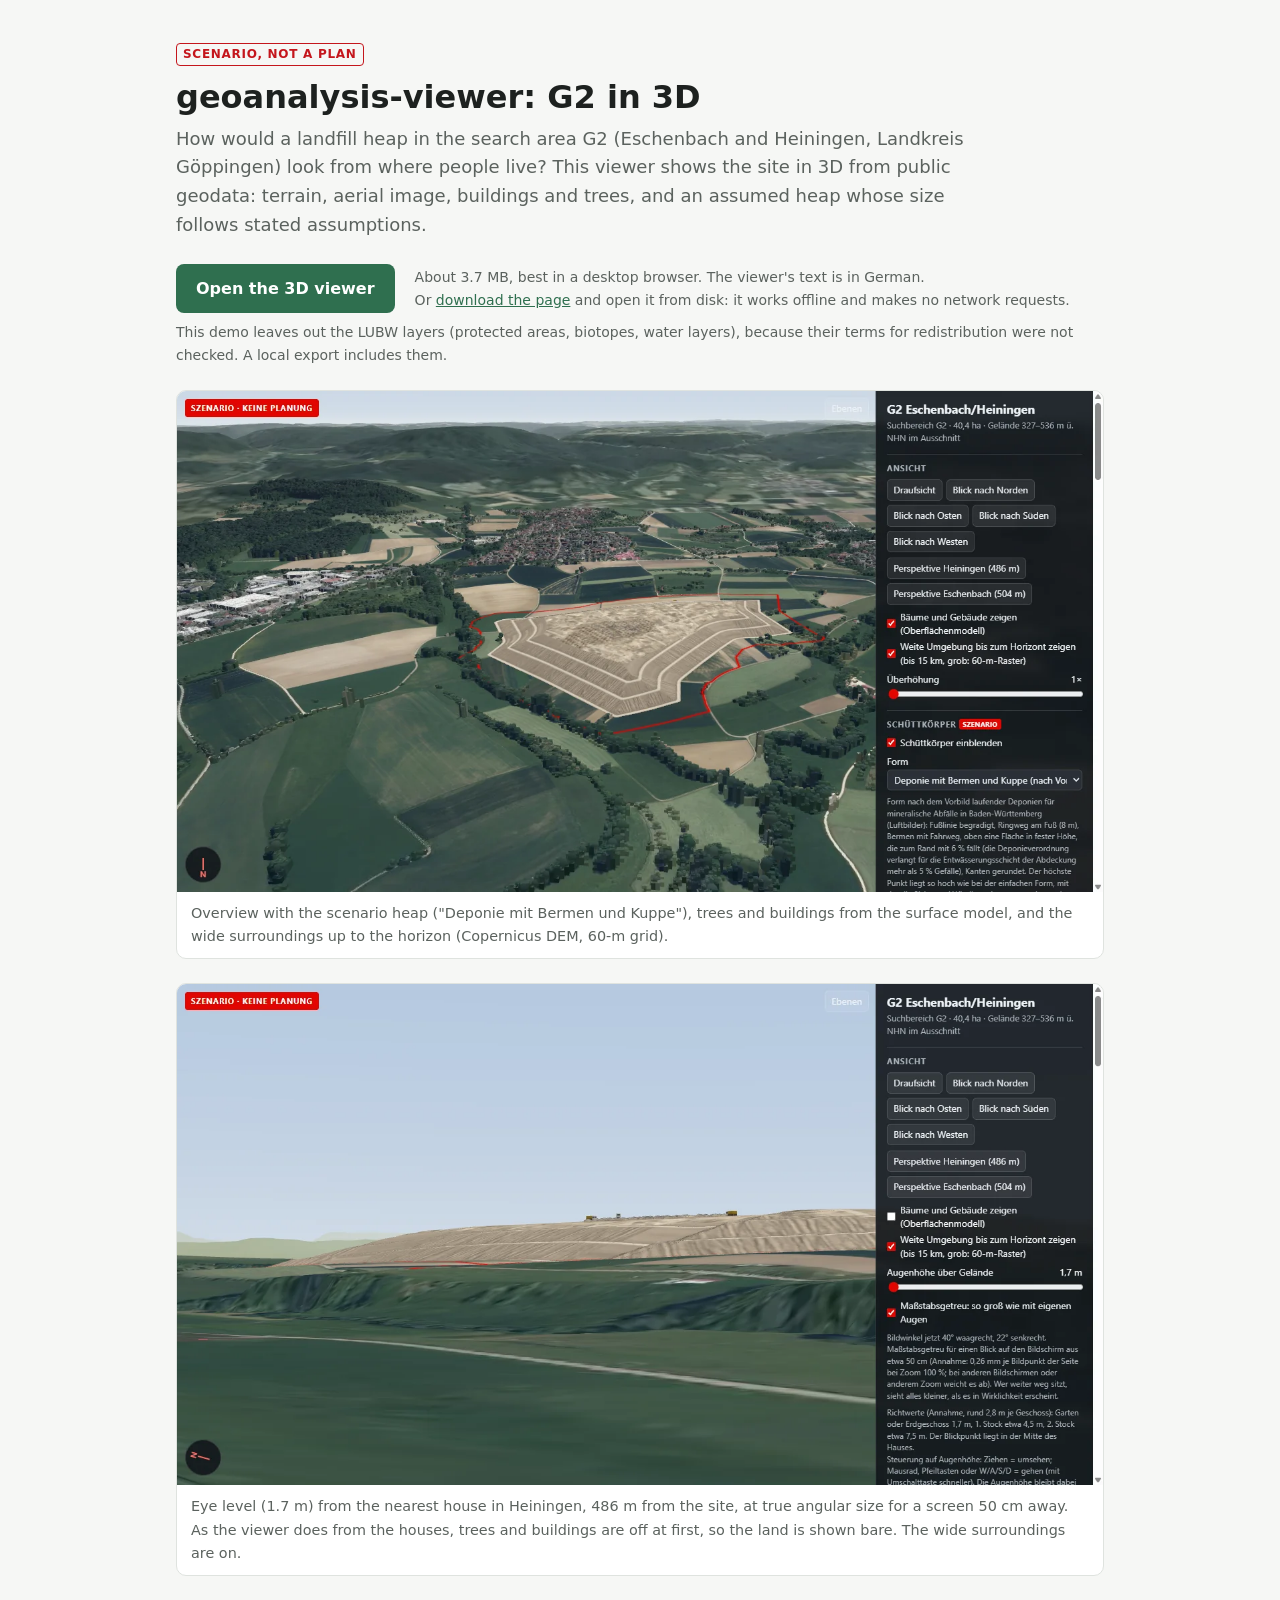
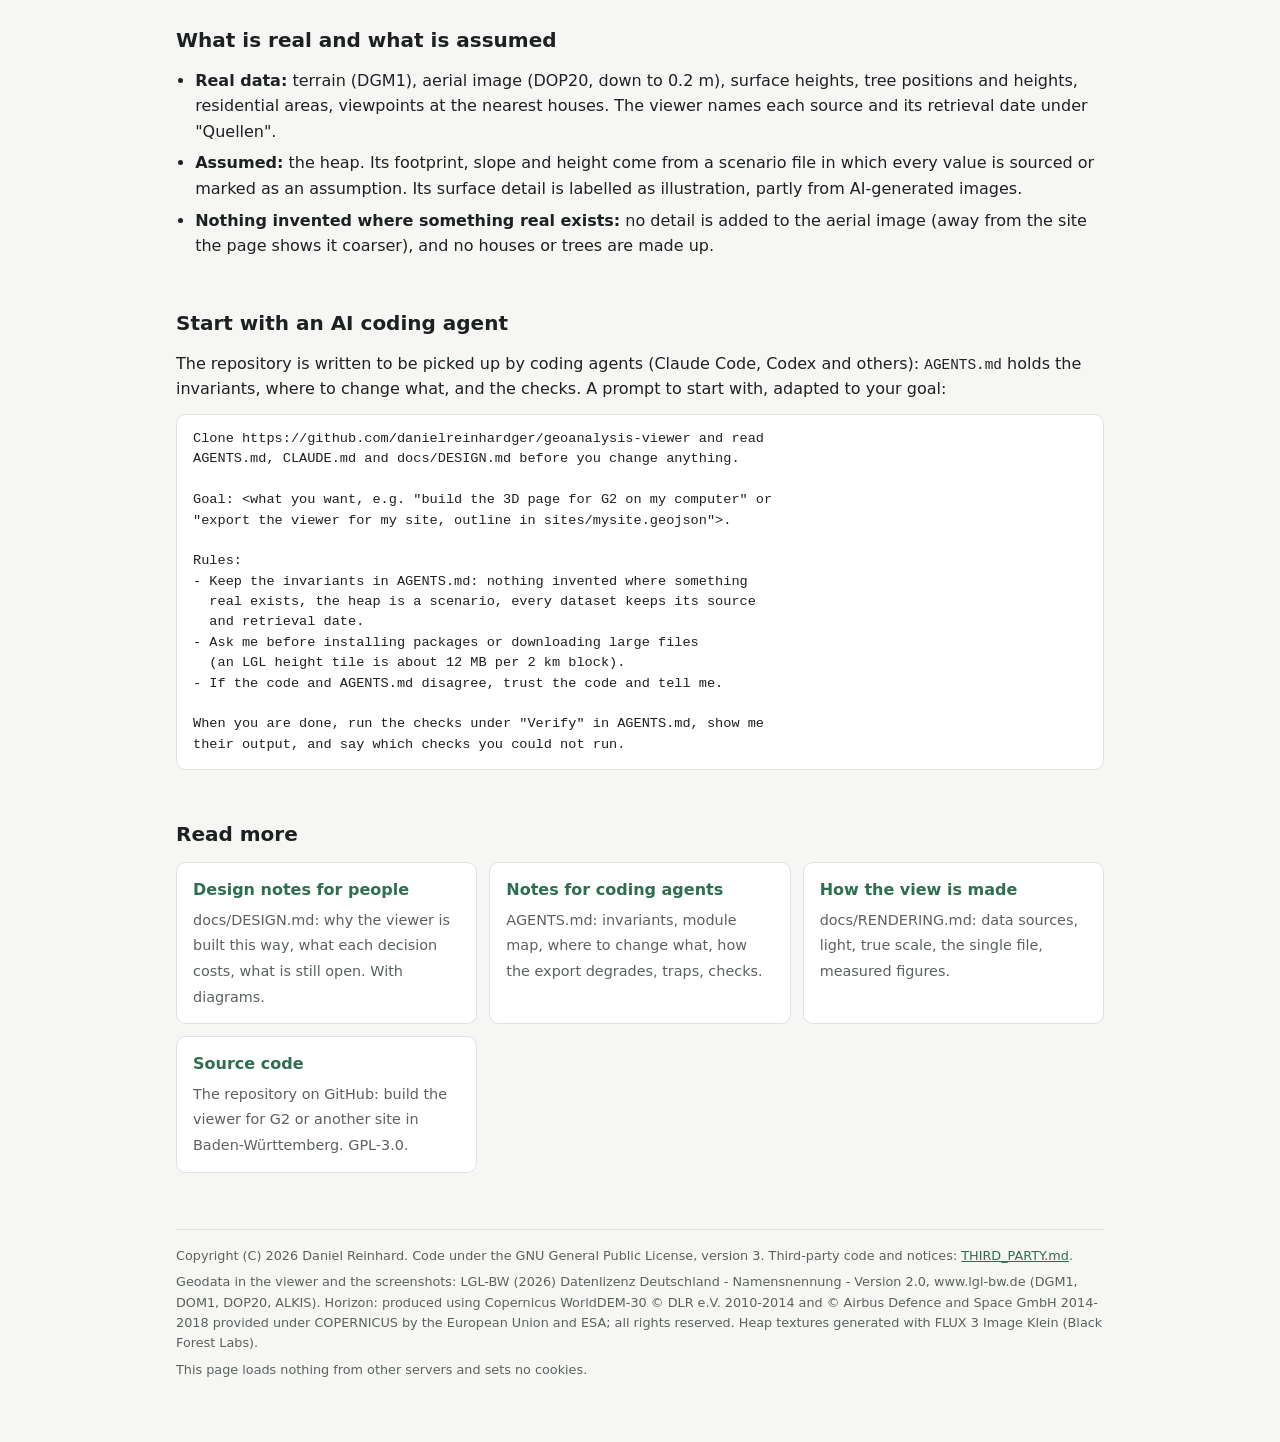
<file: docs/index.html>
<!doctype html>
<html lang="en">
<head>
<meta charset="utf-8">
<meta name="viewport" content="width=device-width, initial-scale=1">
<title>geoanalysis-viewer: G2 in 3D</title>
<meta name="description" content="A three.js viewer that shows the landfill search area G2 (Eschenbach and Heiningen) in 3D from public geodata, with an assumed heap as a scenario. Opens offline as one HTML file.">
<style>
  :root {
    --bg: #f6f7f5; --surface: #ffffff; --text: #1d211f; --muted: #5b625e; --line: #dfe3df;
    --accent: #2f6f4f; --accent-text: #ffffff; --warn: #c4161c;
  }
  @media (prefers-color-scheme: dark) {
    :root:not([data-theme="light"]) {
      --bg: #141716; --surface: #1d2120; --text: #e8ebe9; --muted: #a3aba7; --line: #313735;
      --accent: #6fbf94; --accent-text: #0f1a14; --warn: #ff6b6b;
    }
  }
  * { box-sizing: border-box; }
  body { margin: 0; background: var(--bg); color: var(--text);
         font: 16px/1.6 system-ui, -apple-system, "Segoe UI", Roboto, sans-serif; }
  main { max-width: 960px; margin: 0 auto; padding: 40px 16px 56px; }
  h1 { font-size: 2rem; line-height: 1.2; margin: 0 0 8px; }
  h2 { font-size: 1.25rem; margin: 48px 0 12px; }
  p { margin: 0 0 12px; }
  .lead { font-size: 1.125rem; color: var(--muted); max-width: 46em; }
  .tag { display: inline-block; font-size: .75rem; font-weight: 700; letter-spacing: .06em; text-transform: uppercase;
         color: var(--warn); border: 1px solid currentColor; border-radius: 4px; padding: 1px 6px; margin-bottom: 12px; }
  .cta { display: flex; flex-wrap: wrap; gap: 12px 20px; align-items: center; margin: 24px 0 8px; }
  .button { display: inline-block; background: var(--accent); color: var(--accent-text); text-decoration: none;
            font-weight: 600; padding: 12px 20px; border-radius: 8px; }
  .button:hover, .button:focus-visible { filter: brightness(1.08); }
  .small { font-size: .875rem; color: var(--muted); }
  a { color: var(--accent); }
  figure { margin: 24px 0 0; background: var(--surface); border: 1px solid var(--line); border-radius: 10px; overflow: hidden; }
  figure img { display: block; width: 100%; height: auto; }
  figcaption { padding: 10px 14px; font-size: .9rem; color: var(--muted); }
  ul.facts { padding-left: 1.2em; margin: 0; }
  ul.facts li { margin-bottom: 6px; }
  .docs { display: grid; grid-template-columns: repeat(auto-fit, minmax(240px, 1fr)); gap: 12px; }
  .doc { display: block; background: var(--surface); border: 1px solid var(--line); border-radius: 10px;
         padding: 14px 16px; text-decoration: none; color: var(--text); }
  .doc:hover, .doc:focus-visible { border-color: var(--accent); }
  .doc strong { display: block; color: var(--accent); margin-bottom: 4px; }
  .doc span { font-size: .9rem; color: var(--muted); }
  pre.prompt { background: var(--surface); border: 1px solid var(--line); border-radius: 10px; padding: 14px 16px;
               font: .85rem/1.5 ui-monospace, Consolas, monospace; white-space: pre-wrap; overflow-wrap: anywhere; margin: 0; }
  code { font: .9em ui-monospace, Consolas, monospace; }
  footer { margin-top: 56px; padding-top: 16px; border-top: 1px solid var(--line); font-size: .8rem; color: var(--muted); }
  footer p { margin-bottom: 6px; }
</style>
</head>
<body>
<main>
  <span class="tag">Scenario, not a plan</span>
  <h1>geoanalysis-viewer: G2 in 3D</h1>
  <p class="lead">How would a landfill heap in the search area G2 (Eschenbach and Heiningen, Landkreis Göppingen) look from where people live? This viewer shows the site in 3D from public geodata: terrain, aerial image, buildings and trees, and an assumed heap whose size follows stated assumptions.</p>

  <div class="cta">
    <a class="button" href="g2.html">Open the 3D viewer</a>
    <span class="small">About 3.7 MB, best in a desktop browser. The viewer's text is in German.<br>Or <a href="g2.html" download>download the page</a> and open it from disk: it works offline and makes no network requests.</span>
  </div>
  <p class="small">This demo leaves out the LUBW layers (protected areas, biotopes, water layers), because their terms for redistribution were not checked. A local export includes them.</p>

  <figure>
    <img src="screenshots/overview.webp" width="1384" height="749" alt="Overview of G2 from the north, looking south: the scenario heap with berms inside the red site outline, fields, woods and Heiningen behind it, hills up to the horizon">
    <figcaption>Overview with the scenario heap ("Deponie mit Bermen und Kuppe"), trees and buildings from the surface model, and the wide surroundings up to the horizon (Copernicus DEM, 60-m grid).</figcaption>
  </figure>
  <figure>
    <img src="screenshots/eye_level_heiningen.webp" width="1384" height="749" alt="Eye-level view from the nearest house in Heiningen, 486 m away: the heap rises above the fields across the valley">
    <figcaption>Eye level (1.7 m) from the nearest house in Heiningen, 486 m from the site, at true angular size for a screen 50 cm away. As the viewer does from the houses, trees and buildings are off at first, so the land is shown bare. The wide surroundings are on.</figcaption>
  </figure>

  <h2>What is real and what is assumed</h2>
  <ul class="facts">
    <li><strong>Real data:</strong> terrain (DGM1), aerial image (DOP20, down to 0.2 m), surface heights, tree positions and heights, residential areas, viewpoints at the nearest houses. The viewer names each source and its retrieval date under "Quellen".</li>
    <li><strong>Assumed:</strong> the heap. Its footprint, slope and height come from a scenario file in which every value is sourced or marked as an assumption. Its surface detail is labelled as illustration, partly from AI-generated images.</li>
    <li><strong>Nothing invented where something real exists:</strong> no detail is added to the aerial image (away from the site the page shows it coarser), and no houses or trees are made up.</li>
  </ul>

  <h2>Start with an AI coding agent</h2>
  <p>The repository is written to be picked up by coding agents (Claude Code, Codex and others): <code>AGENTS.md</code> holds the invariants, where to change what, and the checks. A prompt to start with, adapted to your goal:</p>
  <pre class="prompt">Clone https://github.com/danielreinhardger/geoanalysis-viewer and read
AGENTS.md, CLAUDE.md and docs/DESIGN.md before you change anything.

Goal: &lt;what you want, e.g. &quot;build the 3D page for G2 on my computer&quot; or
&quot;export the viewer for my site, outline in sites/mysite.geojson&quot;&gt;.

Rules:
- Keep the invariants in AGENTS.md: nothing invented where something
  real exists, the heap is a scenario, every dataset keeps its source
  and retrieval date.
- Ask me before installing packages or downloading large files
  (an LGL height tile is about 12 MB per 2 km block).
- If the code and AGENTS.md disagree, trust the code and tell me.

When you are done, run the checks under &quot;Verify&quot; in AGENTS.md, show me
their output, and say which checks you could not run.</pre>

  <h2>Read more</h2>
  <div class="docs">
    <a class="doc" href="https://github.com/danielreinhardger/geoanalysis-viewer/blob/main/docs/DESIGN.md">
      <strong>Design notes for people</strong>
      <span>docs/DESIGN.md: why the viewer is built this way, what each decision costs, what is still open. With diagrams.</span>
    </a>
    <a class="doc" href="https://github.com/danielreinhardger/geoanalysis-viewer/blob/main/AGENTS.md">
      <strong>Notes for coding agents</strong>
      <span>AGENTS.md: invariants, module map, where to change what, how the export degrades, traps, checks.</span>
    </a>
    <a class="doc" href="https://github.com/danielreinhardger/geoanalysis-viewer/blob/main/docs/RENDERING.md">
      <strong>How the view is made</strong>
      <span>docs/RENDERING.md: data sources, light, true scale, the single file, measured figures.</span>
    </a>
    <a class="doc" href="https://github.com/danielreinhardger/geoanalysis-viewer">
      <strong>Source code</strong>
      <span>The repository on GitHub: build the viewer for G2 or another site in Baden-Württemberg. GPL-3.0.</span>
    </a>
  </div>

  <footer>
    <p>Copyright (C) 2026 Daniel Reinhard. Code under the GNU General Public License, version 3. Third-party code and notices: <a href="https://github.com/danielreinhardger/geoanalysis-viewer/blob/main/THIRD_PARTY.md">THIRD_PARTY.md</a>.</p>
    <p>Geodata in the viewer and the screenshots: LGL-BW (2026) Datenlizenz Deutschland - Namensnennung - Version 2.0, www.lgl-bw.de (DGM1, DOM1, DOP20, ALKIS). Horizon: produced using Copernicus WorldDEM-30 © DLR e.V. 2010-2014 and © Airbus Defence and Space GmbH 2014-2018 provided under COPERNICUS by the European Union and ESA; all rights reserved. Heap textures generated with FLUX 3 Image Klein (Black Forest Labs).</p>
    <p>This page loads nothing from other servers and sets no cookies.</p>
  </footer>
</main>
</body>
</html>
</file>
